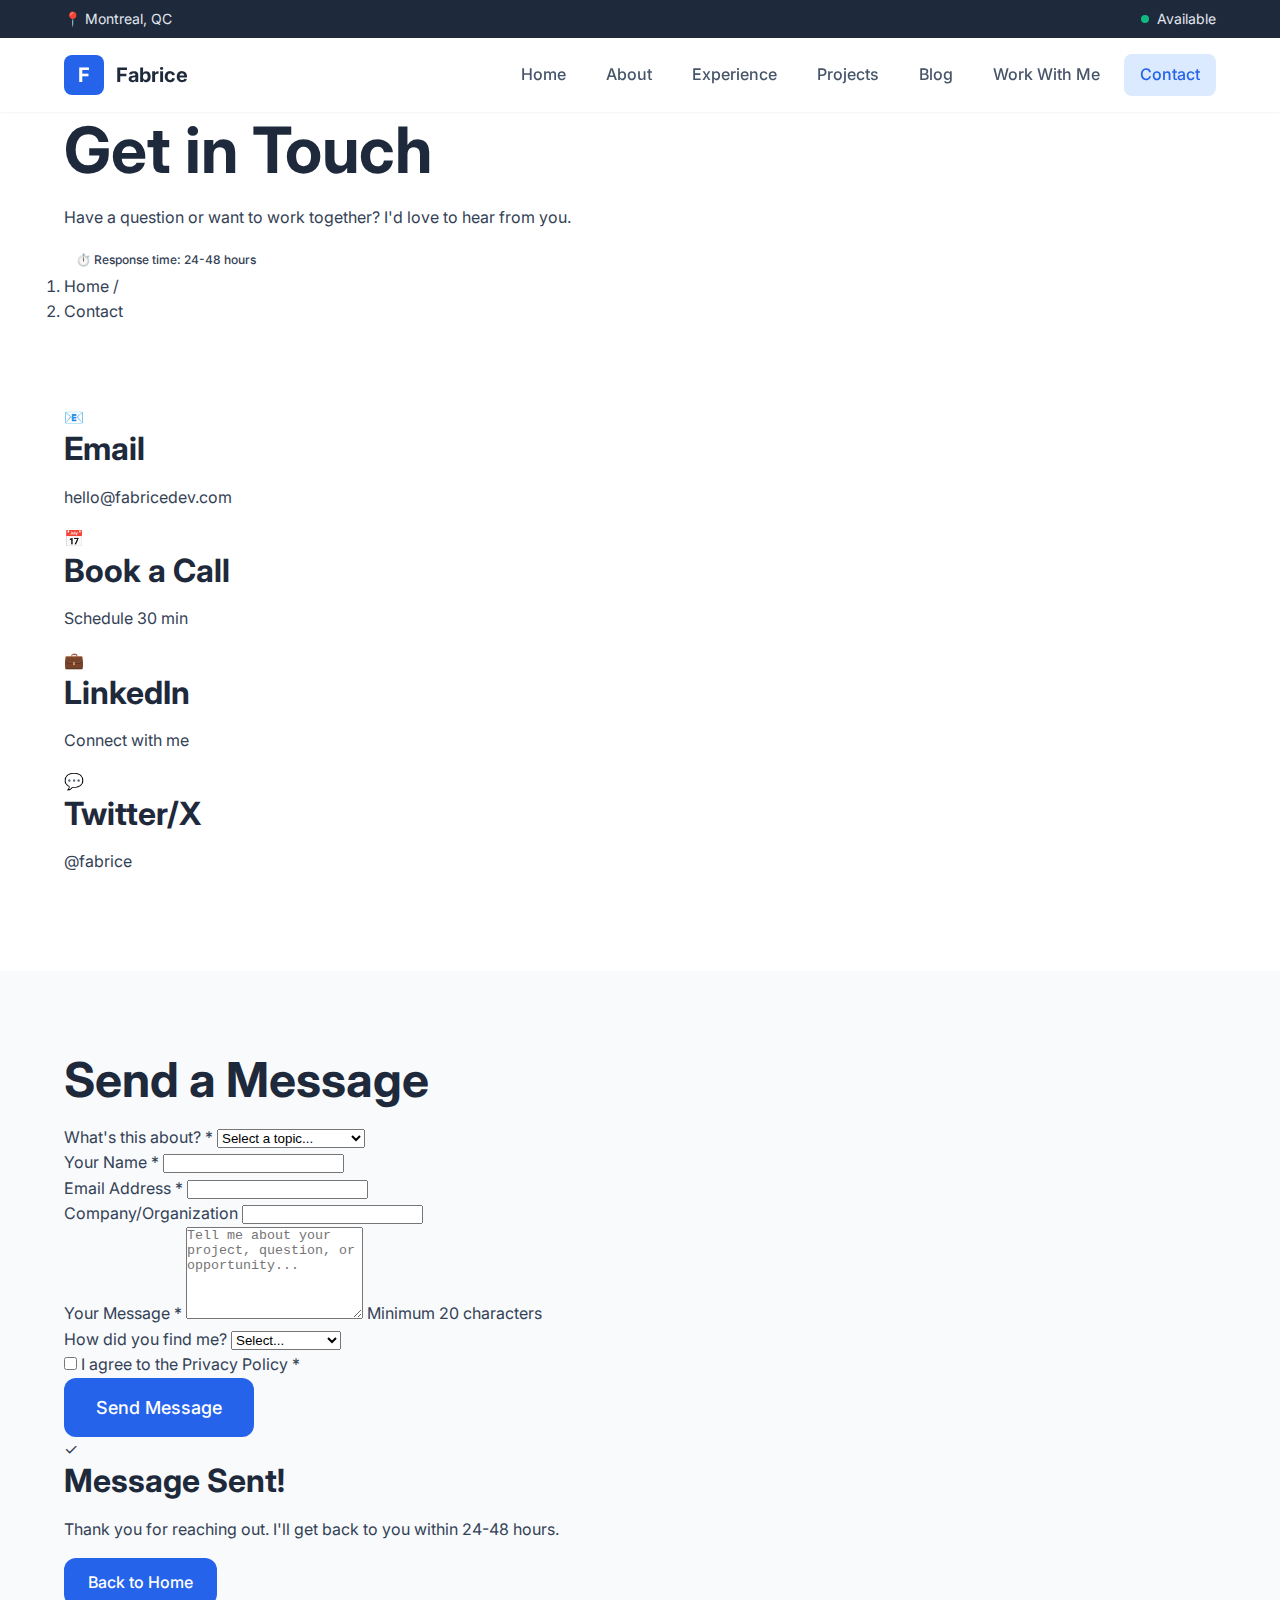
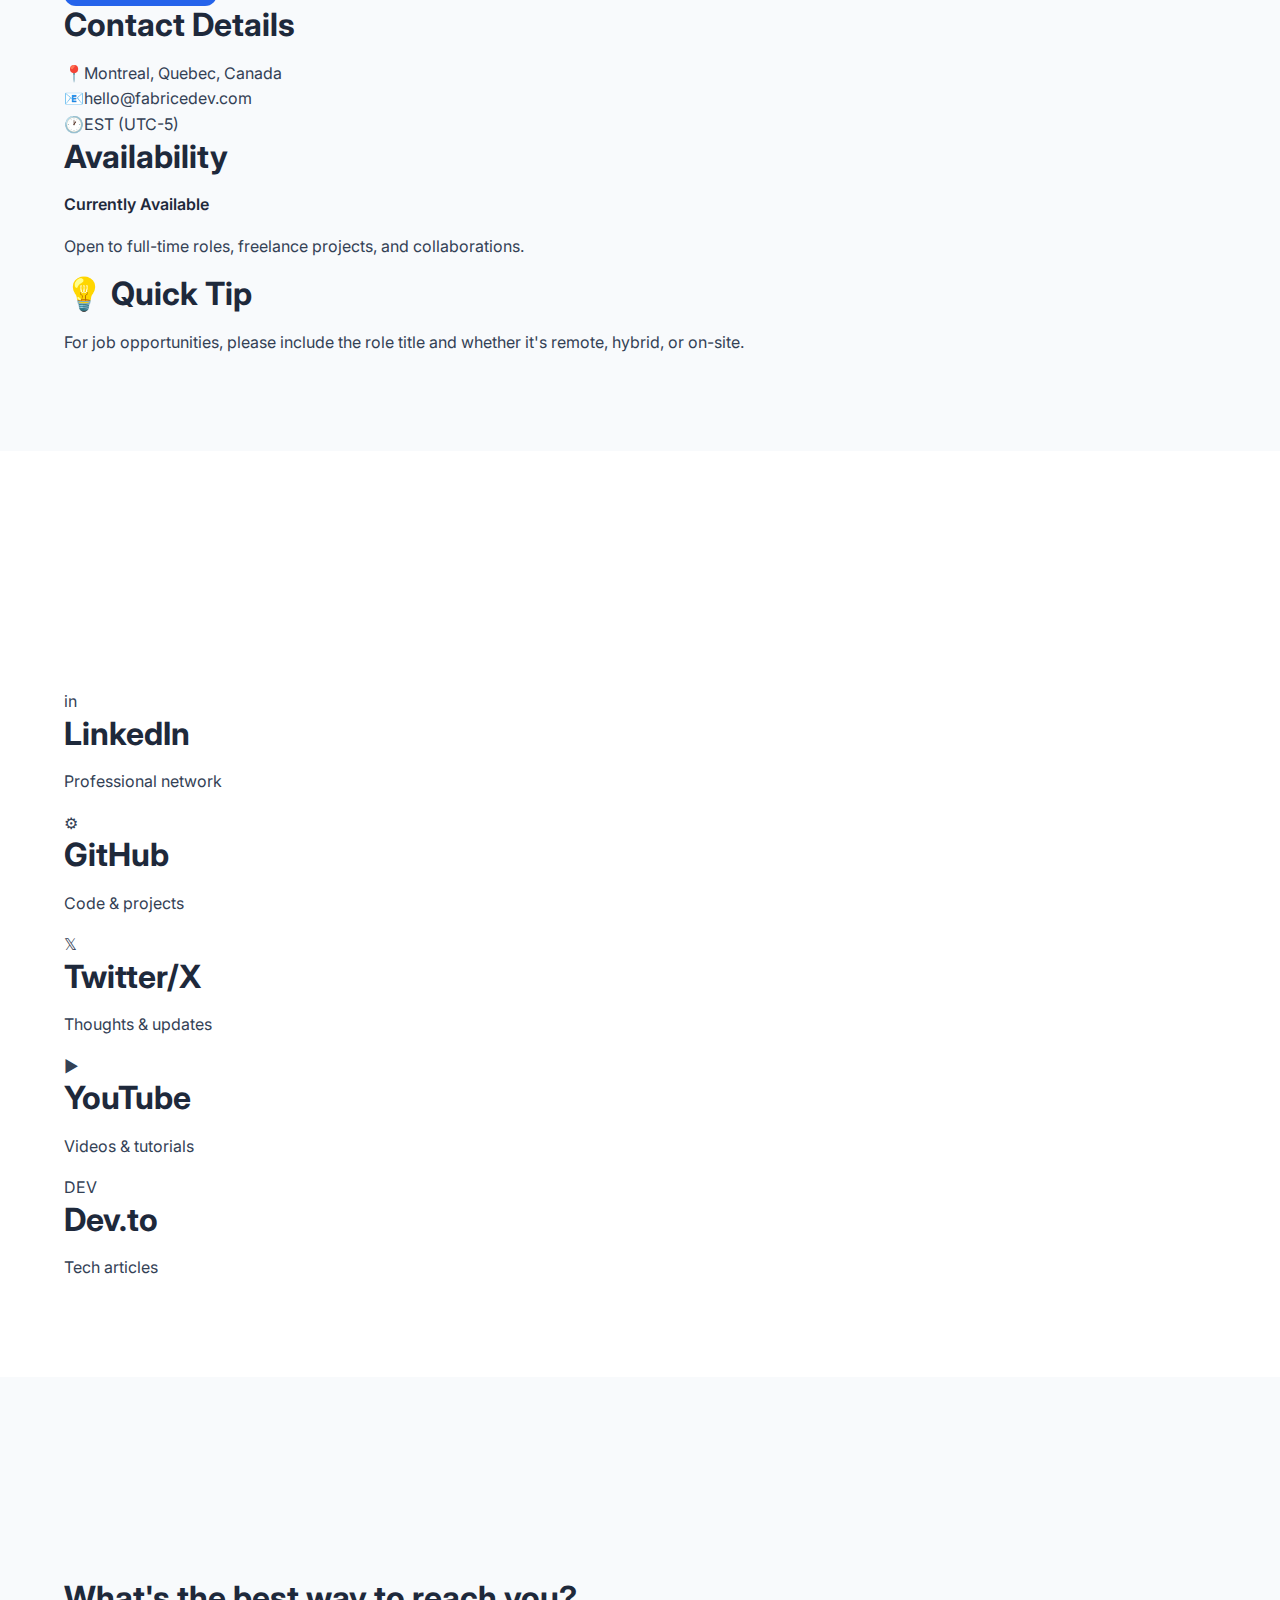
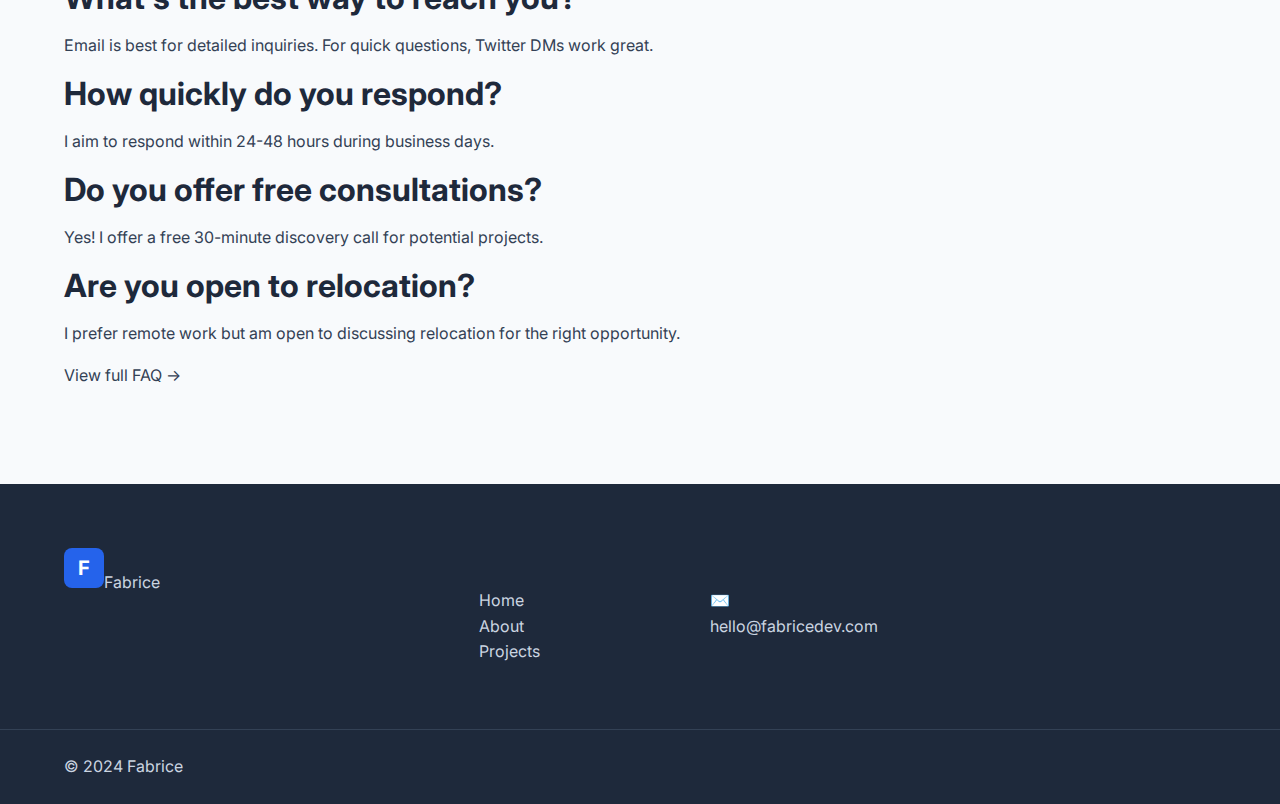
<file: contact.html>
<!DOCTYPE html>
<html lang="en">
<head>
  <meta charset="UTF-8">
  <meta name="viewport" content="width=device-width, initial-scale=1.0">
  <meta name="description" content="Get in touch with Fabrice - Contact form, email, and social links.">
  <title>Contact | Fabrice - Cloud Architect in the Making</title>
  <link rel="icon" type="image/svg+xml" href="assets/images/favicon.svg">
  <link rel="preconnect" href="https://fonts.googleapis.com">
  <link rel="preconnect" href="https://fonts.gstatic.com" crossorigin>
  <link href="https://fonts.googleapis.com/css2?family=Inter:wght@400;500;600;700&display=swap" rel="stylesheet">
  <link rel="stylesheet" href="styles.css">
</head>
<body data-page="contact">
  <a href="#main-content" class="skip-link">Skip to main content</a>

  <!-- HEADER -->
  <header class="header" role="banner">
    <div class="header__top-bar"><div class="container"><div class="header__top-bar-content"><div class="header__top-bar-left"><span>📍 Montreal, QC</span></div><div class="header__top-bar-right"><span class="header__availability"><span class="header__availability-dot"></span>Available</span></div></div></div></div>
    <div class="header__main"><div class="container"><div class="header__main-content"><a href="index.html" class="header__logo"><div class="header__logo-icon"><svg width="40" height="40" viewBox="0 0 40 40"><rect width="40" height="40" rx="8" fill="#2563EB"/><text x="50%" y="55%" dominant-baseline="middle" text-anchor="middle" fill="white" font-family="Inter" font-weight="700" font-size="20">F</text></svg></div><span class="header__logo-name">Fabrice</span></a><nav class="header__nav"><a href="index.html" class="header__nav-link">Home</a><a href="about.html" class="header__nav-link">About</a><a href="experience.html" class="header__nav-link">Experience</a><a href="projects.html" class="header__nav-link">Projects</a><a href="blog.html" class="header__nav-link">Blog</a><a href="services.html" class="header__nav-link">Work With Me</a><a href="contact.html" class="header__nav-link header__nav-link--active" aria-current="page">Contact</a></nav><button class="header__menu-toggle" data-mobile-menu-toggle aria-label="Menu">☰</button></div></div></div>
  </header>

  <!-- MAIN -->
  <main id="main-content">
    <section class="page-hero">
      <div class="container">
        <h1 class="page-hero__title">Get in Touch</h1>
        <p class="page-hero__subtitle">Have a question or want to work together? I'd love to hear from you.</p>
        <span class="badge badge--info badge--lg">⏱️ Response time: 24-48 hours</span>
      </div>
    </section>
    <nav class="breadcrumb"><div class="container"><ol class="breadcrumb__list"><li><a href="index.html">Home</a> /</li><li><span class="breadcrumb__current">Contact</span></li></ol></div></nav>

    <!-- Quick Contact Options -->
    <section class="section section--white" aria-labelledby="quick-contact-heading">
      <div class="container">
        <h2 class="sr-only" id="quick-contact-heading">Quick Contact Options</h2>
        <div class="quick-contact-grid">
          <a href="mailto:hello@fabricedev.com" class="quick-contact-card">
            <span class="quick-contact-card__icon">📧</span>
            <h3 class="quick-contact-card__title">Email</h3>
            <p class="quick-contact-card__value">hello@fabricedev.com</p>
          </a>
          <a href="https://calendly.com/fabrice" class="quick-contact-card" target="_blank" rel="noopener">
            <span class="quick-contact-card__icon">📅</span>
            <h3 class="quick-contact-card__title">Book a Call</h3>
            <p class="quick-contact-card__value">Schedule 30 min</p>
          </a>
          <a href="https://linkedin.com/in/fabrice" class="quick-contact-card" target="_blank" rel="noopener">
            <span class="quick-contact-card__icon">💼</span>
            <h3 class="quick-contact-card__title">LinkedIn</h3>
            <p class="quick-contact-card__value">Connect with me</p>
          </a>
          <a href="https://twitter.com/fabrice" class="quick-contact-card" target="_blank" rel="noopener">
            <span class="quick-contact-card__icon">💬</span>
            <h3 class="quick-contact-card__title">Twitter/X</h3>
            <p class="quick-contact-card__value">@fabrice</p>
          </a>
        </div>
      </div>
    </section>

    <!-- Contact Form Section -->
    <section class="section section--light" aria-labelledby="form-heading">
      <div class="container">
        <div class="contact-layout">
          <!-- Form -->
          <div class="contact-form-wrapper">
            <h2 class="contact-form__title" id="form-heading">Send a Message</h2>
            <form class="form" data-contact-form data-validate>
              <div class="form__group">
                <label for="topic" class="form__label">What's this about? *</label>
                <select id="topic" name="topic" class="form__select" data-validate-field="required" required>
                  <option value="">Select a topic...</option>
                  <option value="job">💼 Job Opportunity</option>
                  <option value="freelance">🤝 Freelance Project</option>
                  <option value="collaboration">🌐 Collaboration</option>
                  <option value="question">❓ General Question</option>
                  <option value="feedback">💬 Feedback</option>
                  <option value="other">📝 Other</option>
                </select>
                <span class="form__error" data-validate-error></span>
              </div>
              
              <div class="form__row form__row--2">
                <div class="form__group">
                  <label for="name" class="form__label form__label--required">Your Name *</label>
                  <input type="text" id="name" name="name" class="form__input" data-validate-field="required" required>
                  <span class="form__error" data-validate-error></span>
                </div>
                <div class="form__group">
                  <label for="email" class="form__label form__label--required">Email Address *</label>
                  <input type="email" id="email" name="email" class="form__input" data-validate-field="required|email" required>
                  <span class="form__error" data-validate-error></span>
                </div>
              </div>
              
              <div class="form__group">
                <label for="company" class="form__label">Company/Organization</label>
                <input type="text" id="company" name="company" class="form__input">
              </div>
              
              <div class="form__group">
                <label for="message" class="form__label form__label--required">Your Message *</label>
                <textarea id="message" name="message" class="form__textarea" rows="6" data-validate-field="required|minLength:20" required placeholder="Tell me about your project, question, or opportunity..."></textarea>
                <span class="form__error" data-validate-error></span>
                <span class="form__help">Minimum 20 characters</span>
              </div>
              
              <div class="form__group">
                <label for="found" class="form__label">How did you find me?</label>
                <select id="found" name="found" class="form__select">
                  <option value="">Select...</option>
                  <option value="search">Search Engine</option>
                  <option value="linkedin">LinkedIn</option>
                  <option value="twitter">Twitter/X</option>
                  <option value="github">GitHub</option>
                  <option value="referral">Referral</option>
                  <option value="blog">Blog Post</option>
                  <option value="other">Other</option>
                </select>
              </div>
              
              <div class="form__group">
                <label class="form__checkbox">
                  <input type="checkbox" name="privacy" class="form__checkbox-input" data-validate-field="required" required>
                  <span class="form__checkbox-label">I agree to the <a href="privacy.html">Privacy Policy</a> *</span>
                </label>
                <span class="form__error" data-validate-error></span>
              </div>
              
              <div class="form__actions">
                <button type="submit" class="btn btn--primary btn--lg">Send Message</button>
              </div>
            </form>
            
            <!-- Success State -->
            <div class="form__success is-hidden" data-form-success>
              <span class="form__success-icon">✓</span>
              <h3 class="form__success-title">Message Sent!</h3>
              <p class="form__success-text">Thank you for reaching out. I'll get back to you within 24-48 hours.</p>
              <a href="index.html" class="btn btn--primary">Back to Home</a>
            </div>
          </div>
          
          <!-- Sidebar -->
          <aside class="contact-sidebar">
            <div class="contact-sidebar__card">
              <h3>Contact Details</h3>
              <div class="contact-sidebar__item"><span>📍</span><span>Montreal, Quebec, Canada</span></div>
              <div class="contact-sidebar__item"><span>📧</span><a href="mailto:hello@fabricedev.com">hello@fabricedev.com</a></div>
              <div class="contact-sidebar__item"><span>🕐</span><span>EST (UTC-5)</span></div>
            </div>
            
            <div class="contact-sidebar__card contact-sidebar__card--success">
              <h3>Availability</h3>
              <p><span class="header__availability-dot"></span> <strong>Currently Available</strong></p>
              <p>Open to full-time roles, freelance projects, and collaborations.</p>
            </div>
            
            <div class="contact-sidebar__card contact-sidebar__card--info">
              <h3>💡 Quick Tip</h3>
              <p>For job opportunities, please include the role title and whether it's remote, hybrid, or on-site.</p>
            </div>
          </aside>
        </div>
      </div>
    </section>

    <!-- Social Links -->
    <section class="section section--white" aria-labelledby="social-heading">
      <div class="container">
        <header class="section__header">
          <span class="section__eyebrow">🌐 Find Me Online</span>
          <h2 class="section__title" id="social-heading">Social Links</h2>
        </header>
        
        <div class="social-grid">
          <a href="https://linkedin.com/in/fabrice" class="social-card social-card--linkedin" target="_blank" rel="noopener">
            <span class="social-card__icon">in</span>
            <h3>LinkedIn</h3>
            <p>Professional network</p>
          </a>
          <a href="https://github.com/fabrice" class="social-card social-card--github" target="_blank" rel="noopener">
            <span class="social-card__icon">⚙</span>
            <h3>GitHub</h3>
            <p>Code & projects</p>
          </a>
          <a href="https://twitter.com/fabrice" class="social-card social-card--twitter" target="_blank" rel="noopener">
            <span class="social-card__icon">𝕏</span>
            <h3>Twitter/X</h3>
            <p>Thoughts & updates</p>
          </a>
          <a href="https://youtube.com/@fabrice" class="social-card social-card--youtube" target="_blank" rel="noopener">
            <span class="social-card__icon">▶</span>
            <h3>YouTube</h3>
            <p>Videos & tutorials</p>
          </a>
          <a href="https://dev.to/fabrice" class="social-card social-card--devto" target="_blank" rel="noopener">
            <span class="social-card__icon">DEV</span>
            <h3>Dev.to</h3>
            <p>Tech articles</p>
          </a>
        </div>
      </div>
    </section>

    <!-- Quick FAQ -->
    <section class="section section--light" aria-labelledby="faq-heading">
      <div class="container container--narrow">
        <header class="section__header">
          <h2 class="section__title" id="faq-heading">Quick FAQ</h2>
        </header>
        
        <div class="quick-faq">
          <div class="quick-faq__item">
            <h3>What's the best way to reach you?</h3>
            <p>Email is best for detailed inquiries. For quick questions, Twitter DMs work great.</p>
          </div>
          <div class="quick-faq__item">
            <h3>How quickly do you respond?</h3>
            <p>I aim to respond within 24-48 hours during business days.</p>
          </div>
          <div class="quick-faq__item">
            <h3>Do you offer free consultations?</h3>
            <p>Yes! I offer a free 30-minute discovery call for potential projects.</p>
          </div>
          <div class="quick-faq__item">
            <h3>Are you open to relocation?</h3>
            <p>I prefer remote work but am open to discussing relocation for the right opportunity.</p>
          </div>
        </div>
        
        <p class="quick-faq__more"><a href="services.html#faq">View full FAQ →</a></p>
      </div>
    </section>
  </main>

  <!-- FOOTER -->
  <footer class="footer" role="contentinfo">
    <div class="footer__main"><div class="container"><div class="footer__main-content"><div class="footer__column"><a href="index.html"><svg width="40" height="40" viewBox="0 0 40 40"><rect width="40" height="40" rx="8" fill="#2563EB"/><text x="50%" y="55%" dominant-baseline="middle" text-anchor="middle" fill="white" font-family="Inter" font-weight="700" font-size="20">F</text></svg><span>Fabrice</span></a></div><div class="footer__column"><h4>Navigation</h4><ul class="footer__links"><li><a href="index.html">Home</a></li><li><a href="about.html">About</a></li><li><a href="projects.html">Projects</a></li></ul></div><div class="footer__column"><h4>Contact</h4><p>✉️ hello@fabricedev.com</p></div></div></div></div>
    <div class="footer__bottom"><div class="container"><span>© 2024 Fabrice</span></div></div>
  </footer>
  <script src="js/main.js" defer></script>
</body>
</html>
</file>
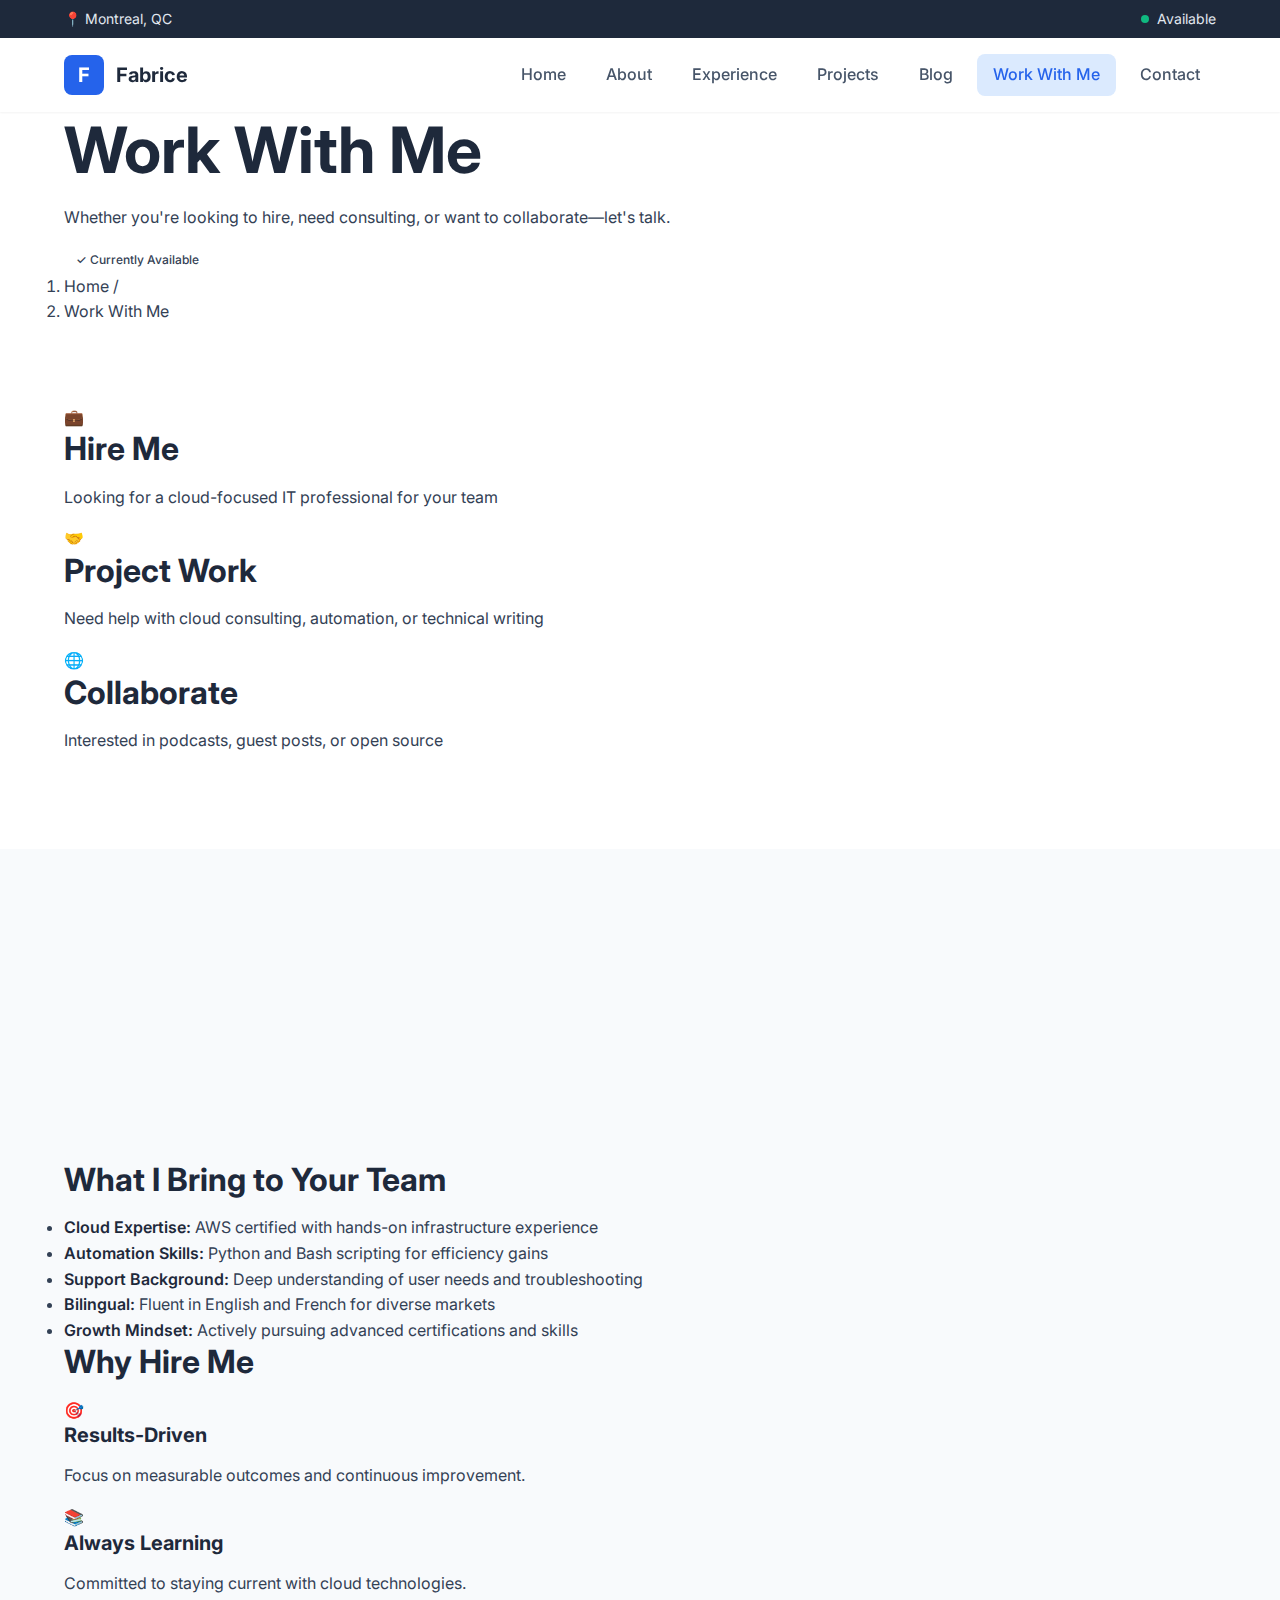
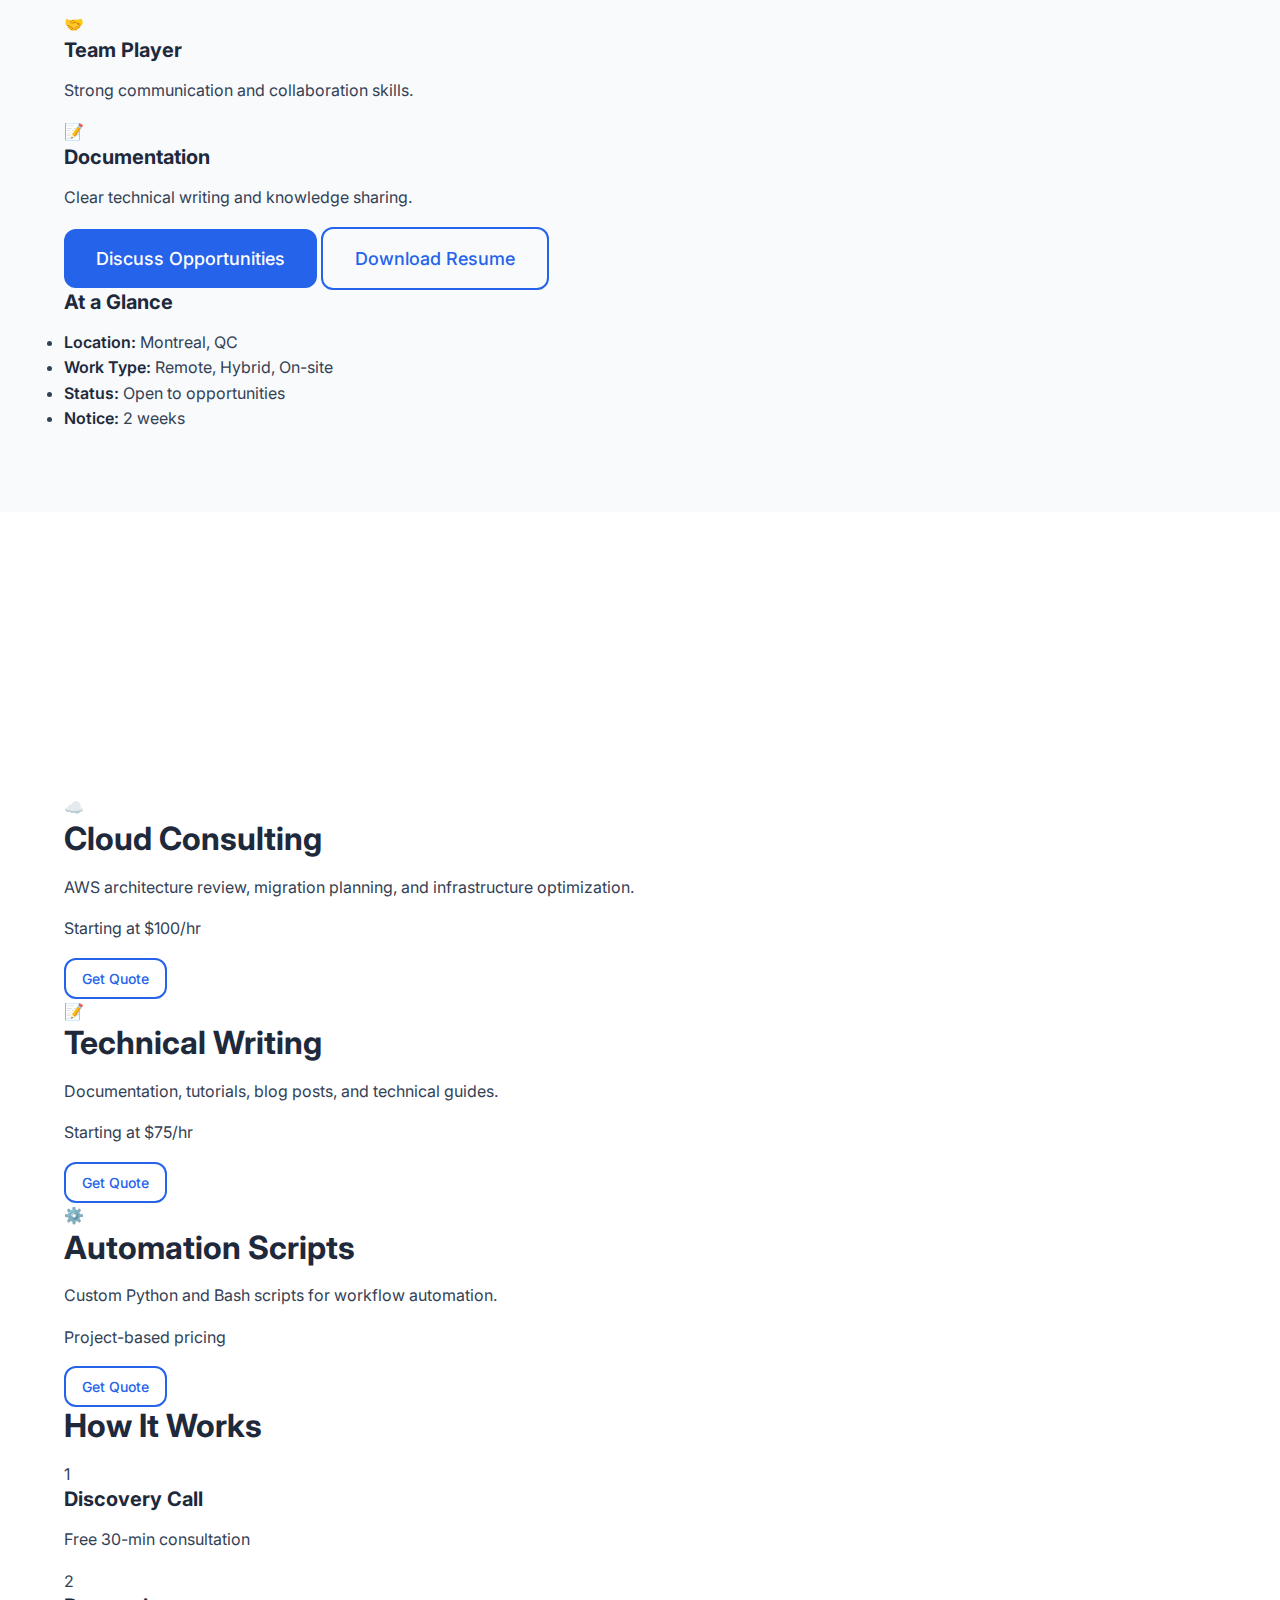
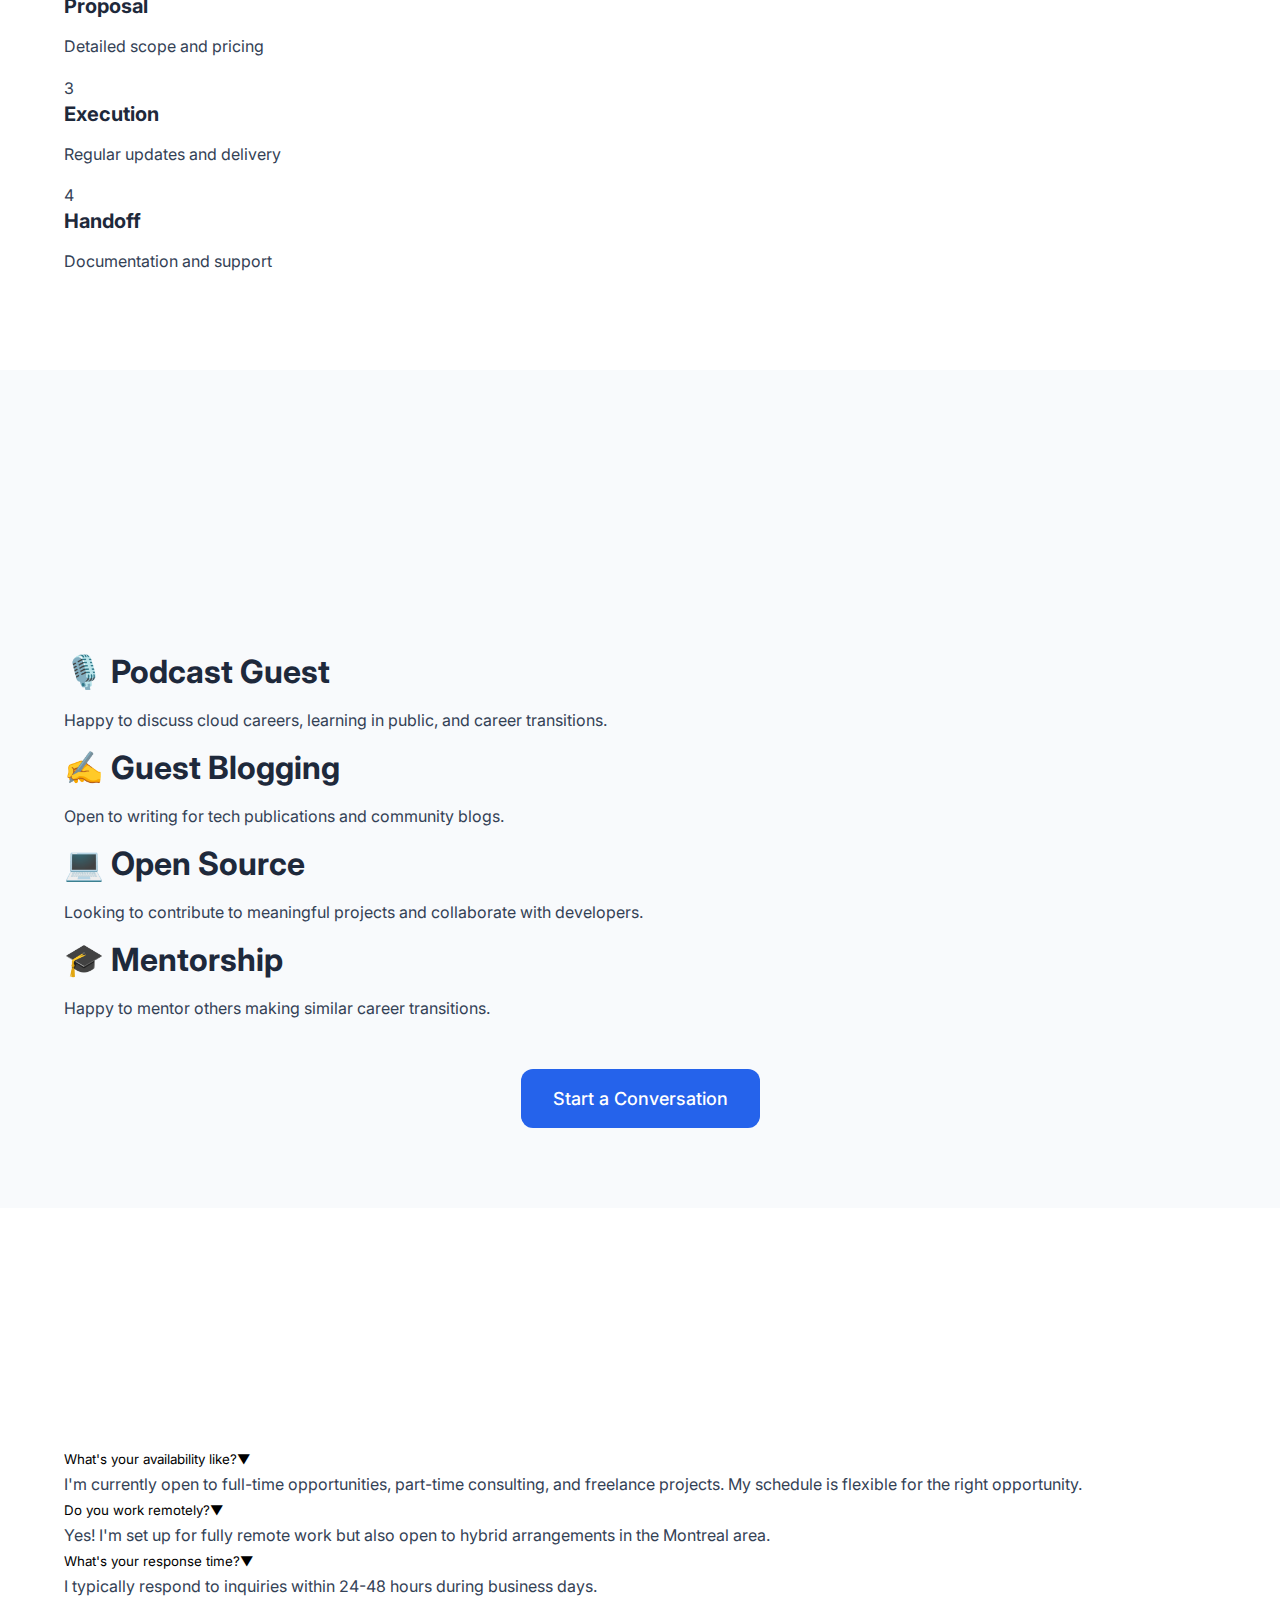
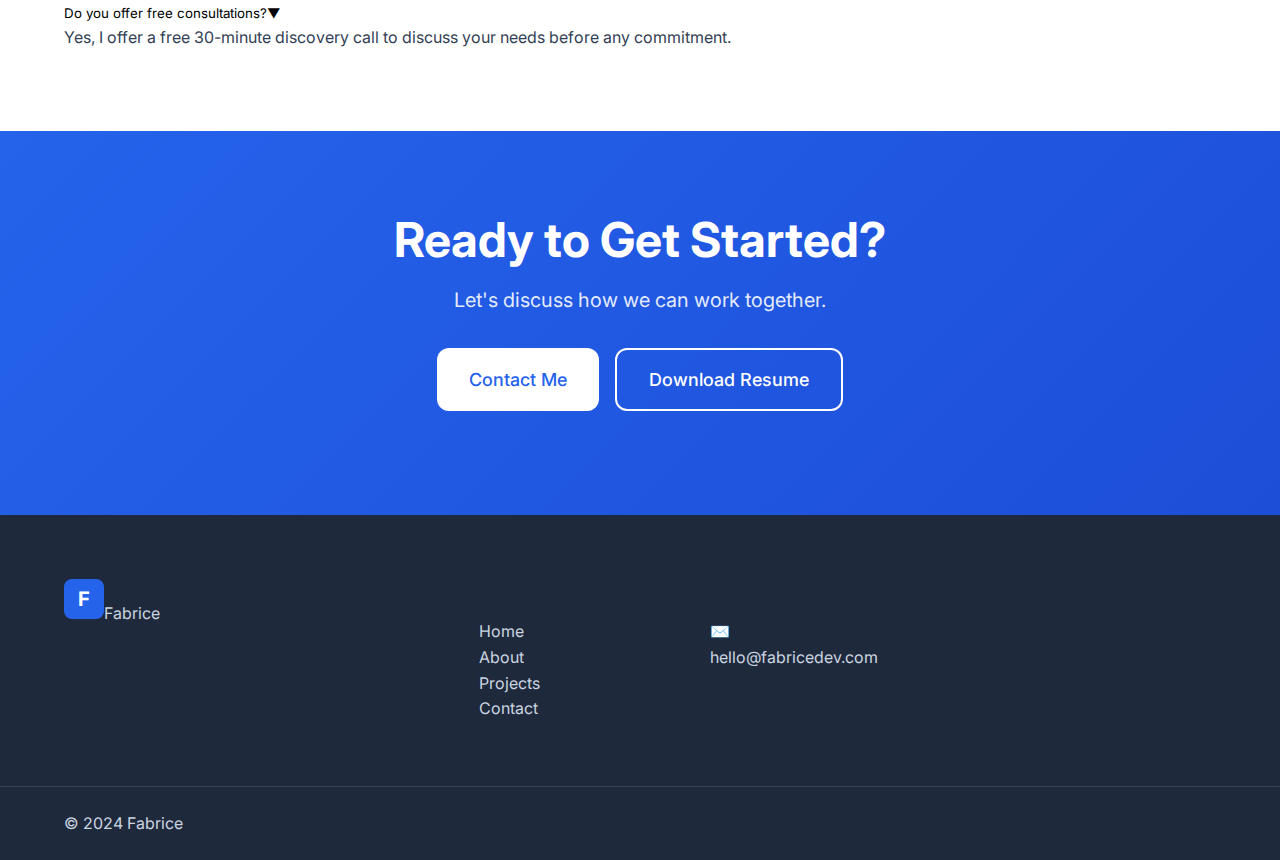
<file: services.html>
<!DOCTYPE html>
<html lang="en">
  <head>
    <meta charset="UTF-8" />
    <meta name="viewport" content="width=device-width, initial-scale=1.0" />
    <meta
      name="description"
      content="Work with Fabrice - Services for employers, clients, and collaborators."
    />
    <title>Work With Me | Fabrice - Cloud Architect in the Making</title>
    <link rel="icon" type="image/svg+xml" href="assets/images/favicon.svg" />
    <link rel="preconnect" href="https://fonts.googleapis.com" />
    <link rel="preconnect" href="https://fonts.gstatic.com" crossorigin />
    <link
      href="https://fonts.googleapis.com/css2?family=Inter:wght@400;500;600;700&display=swap"
      rel="stylesheet"
    />
    <link rel="stylesheet" href="styles.css" />
  </head>
  <body data-page="services">
    <a href="#main-content" class="skip-link">Skip to main content</a>

    <!-- HEADER -->
    <header class="header" role="banner">
      <div class="header__top-bar">
        <div class="container">
          <div class="header__top-bar-content">
            <div class="header__top-bar-left"><span>📍 Montreal, QC</span></div>
            <div class="header__top-bar-right">
              <span class="header__availability"
                ><span class="header__availability-dot"></span>Available</span
              >
            </div>
          </div>
        </div>
      </div>
      <div class="header__main">
        <div class="container">
          <div class="header__main-content">
            <a href="index.html" class="header__logo"
              ><div class="header__logo-icon">
                <svg width="40" height="40" viewBox="0 0 40 40">
                  <rect width="40" height="40" rx="8" fill="#2563EB" />
                  <text
                    x="50%"
                    y="55%"
                    dominant-baseline="middle"
                    text-anchor="middle"
                    fill="white"
                    font-family="Inter"
                    font-weight="700"
                    font-size="20"
                  >
                    F
                  </text>
                </svg>
              </div>
              <span class="header__logo-name">Fabrice</span></a
            >
            <nav class="header__nav">
              <a href="index.html" class="header__nav-link">Home</a
              ><a href="about.html" class="header__nav-link">About</a
              ><a href="experience.html" class="header__nav-link">Experience</a
              ><a href="projects.html" class="header__nav-link">Projects</a
              ><a href="blog.html" class="header__nav-link">Blog</a
              ><a
                href="services.html"
                class="header__nav-link header__nav-link--active"
                aria-current="page"
                >Work With Me</a
              ><a href="contact.html" class="header__nav-link">Contact</a>
            </nav>
            <button
              class="header__menu-toggle"
              data-mobile-menu-toggle
              aria-label="Menu"
            >
              ☰
            </button>
          </div>
        </div>
      </div>
    </header>

    <!-- MAIN -->
    <main id="main-content">
      <section class="page-hero">
        <div class="container">
          <h1 class="page-hero__title">Work With Me</h1>
          <p class="page-hero__subtitle">
            Whether you're looking to hire, need consulting, or want to
            collaborate—let's talk.
          </p>
          <span class="badge badge--success badge--status badge--lg"
            >✓ Currently Available</span
          >
        </div>
      </section>
      <nav class="breadcrumb">
        <div class="container">
          <ol class="breadcrumb__list">
            <li><a href="index.html">Home</a> /</li>
            <li><span class="breadcrumb__current">Work With Me</span></li>
          </ol>
        </div>
      </nav>

      <!-- Audience Selector -->
      <section
        class="section section--white"
        aria-labelledby="audience-heading"
      >
        <div class="container">
          <h2 class="sr-only" id="audience-heading">Choose Your Path</h2>
          <div class="audience-selector">
            <a href="#employers" class="audience-card audience-card--blue">
              <span class="audience-card__icon">💼</span>
              <h3 class="audience-card__title">Hire Me</h3>
              <p class="audience-card__text">
                Looking for a cloud-focused IT professional for your team
              </p>
            </a>
            <a href="#clients" class="audience-card audience-card--green">
              <span class="audience-card__icon">🤝</span>
              <h3 class="audience-card__title">Project Work</h3>
              <p class="audience-card__text">
                Need help with cloud consulting, automation, or technical
                writing
              </p>
            </a>
            <a
              href="#collaborators"
              class="audience-card audience-card--purple"
            >
              <span class="audience-card__icon">🌐</span>
              <h3 class="audience-card__title">Collaborate</h3>
              <p class="audience-card__text">
                Interested in podcasts, guest posts, or open source
              </p>
            </a>
          </div>
        </div>
      </section>

      <!-- For Employers -->
      <section
        id="employers"
        class="section section--light"
        aria-labelledby="employers-heading"
      >
        <div class="container">
          <header class="section__header section__header--left">
            <span class="section__eyebrow">💼 For Employers</span>
            <h2 class="section__title" id="employers-heading">
              Looking to Hire?
            </h2>
            <p class="section__subtitle">
              I bring technical expertise, customer-focused mindset, and
              bilingual capabilities to your team.
            </p>
          </header>

          <div class="employer-content">
            <div class="employer-main">
              <h3>What I Bring to Your Team</h3>
              <ul class="employer-list">
                <li>
                  <strong>Cloud Expertise:</strong> AWS certified with hands-on
                  infrastructure experience
                </li>
                <li>
                  <strong>Automation Skills:</strong> Python and Bash scripting
                  for efficiency gains
                </li>
                <li>
                  <strong>Support Background:</strong> Deep understanding of
                  user needs and troubleshooting
                </li>
                <li>
                  <strong>Bilingual:</strong> Fluent in English and French for
                  diverse markets
                </li>
                <li>
                  <strong>Growth Mindset:</strong> Actively pursuing advanced
                  certifications and skills
                </li>
              </ul>

              <h3>Why Hire Me</h3>
              <div class="why-hire-grid">
                <div class="why-hire-card">
                  <span>🎯</span>
                  <h4>Results-Driven</h4>
                  <p>
                    Focus on measurable outcomes and continuous improvement.
                  </p>
                </div>
                <div class="why-hire-card">
                  <span>📚</span>
                  <h4>Always Learning</h4>
                  <p>Committed to staying current with cloud technologies.</p>
                </div>
                <div class="why-hire-card">
                  <span>🤝</span>
                  <h4>Team Player</h4>
                  <p>Strong communication and collaboration skills.</p>
                </div>
                <div class="why-hire-card">
                  <span>📝</span>
                  <h4>Documentation</h4>
                  <p>Clear technical writing and knowledge sharing.</p>
                </div>
              </div>

              <div class="employer-cta">
                <a
                  href="contact.html?topic=job"
                  class="btn btn--primary btn--lg"
                  >Discuss Opportunities</a
                >
                <a
                  href="assets/docs/Fabrice-Resume.pdf"
                  class="btn btn--outline btn--lg"
                  download
                  >Download Resume</a
                >
              </div>
            </div>

            <aside class="employer-sidebar">
              <div class="employer-sidebar-card">
                <h4>At a Glance</h4>
                <ul>
                  <li><strong>Location:</strong> Montreal, QC</li>
                  <li><strong>Work Type:</strong> Remote, Hybrid, On-site</li>
                  <li><strong>Status:</strong> Open to opportunities</li>
                  <li><strong>Notice:</strong> 2 weeks</li>
                </ul>
              </div>
            </aside>
          </div>
        </div>
      </section>

      <!-- For Clients -->
      <section
        id="clients"
        class="section section--white"
        aria-labelledby="clients-heading"
      >
        <div class="container">
          <header class="section__header section__header--left">
            <span class="section__eyebrow">🤝 For Clients</span>
            <h2 class="section__title" id="clients-heading">
              Freelance Services
            </h2>
            <p class="section__subtitle">
              Professional services for businesses and individuals.
            </p>
          </header>

          <div class="services-grid">
            <article class="service-card">
              <span class="service-card__icon">☁️</span>
              <h3 class="service-card__title">Cloud Consulting</h3>
              <p class="service-card__description">
                AWS architecture review, migration planning, and infrastructure
                optimization.
              </p>
              <p class="service-card__price">Starting at $100/hr</p>
              <a
                href="contact.html?topic=freelance"
                class="btn btn--outline btn--sm"
                >Get Quote</a
              >
            </article>

            <article class="service-card">
              <span class="service-card__icon">📝</span>
              <h3 class="service-card__title">Technical Writing</h3>
              <p class="service-card__description">
                Documentation, tutorials, blog posts, and technical guides.
              </p>
              <p class="service-card__price">Starting at $75/hr</p>
              <a
                href="contact.html?topic=freelance"
                class="btn btn--outline btn--sm"
                >Get Quote</a
              >
            </article>

            <article class="service-card">
              <span class="service-card__icon">⚙️</span>
              <h3 class="service-card__title">Automation Scripts</h3>
              <p class="service-card__description">
                Custom Python and Bash scripts for workflow automation.
              </p>
              <p class="service-card__price">Project-based pricing</p>
              <a
                href="contact.html?topic=freelance"
                class="btn btn--outline btn--sm"
                >Get Quote</a
              >
            </article>
          </div>

          <div class="process-section">
            <h3>How It Works</h3>
            <div class="process-steps">
              <div class="process-step">
                <span class="process-step__number">1</span>
                <h4>Discovery Call</h4>
                <p>Free 30-min consultation</p>
              </div>
              <div class="process-step">
                <span class="process-step__number">2</span>
                <h4>Proposal</h4>
                <p>Detailed scope and pricing</p>
              </div>
              <div class="process-step">
                <span class="process-step__number">3</span>
                <h4>Execution</h4>
                <p>Regular updates and delivery</p>
              </div>
              <div class="process-step">
                <span class="process-step__number">4</span>
                <h4>Handoff</h4>
                <p>Documentation and support</p>
              </div>
            </div>
          </div>
        </div>
      </section>

      <!-- For Collaborators -->
      <section
        id="collaborators"
        class="section section--light"
        aria-labelledby="collab-heading"
      >
        <div class="container">
          <header class="section__header section__header--left">
            <span class="section__eyebrow">🌐 For Collaborators</span>
            <h2 class="section__title" id="collab-heading">
              Let's Create Together
            </h2>
            <p class="section__subtitle">
              Open to podcasts, guest posts, open source, and mentorship.
            </p>
          </header>

          <div class="collab-grid">
            <article class="collab-card collab-card--podcast">
              <h3>🎙️ Podcast Guest</h3>
              <p>
                Happy to discuss cloud careers, learning in public, and career
                transitions.
              </p>
            </article>
            <article class="collab-card collab-card--writing">
              <h3>✍️ Guest Blogging</h3>
              <p>Open to writing for tech publications and community blogs.</p>
            </article>
            <article class="collab-card collab-card--opensource">
              <h3>💻 Open Source</h3>
              <p>
                Looking to contribute to meaningful projects and collaborate
                with developers.
              </p>
            </article>
            <article class="collab-card collab-card--mentorship">
              <h3>🎓 Mentorship</h3>
              <p>Happy to mentor others making similar career transitions.</p>
            </article>
          </div>

          <div class="section__cta">
            <a
              href="contact.html?topic=collaboration"
              class="btn btn--primary btn--lg"
              >Start a Conversation</a
            >
          </div>
        </div>
      </section>

      <!-- FAQ Section -->
      <section class="section section--white" aria-labelledby="faq-heading">
        <div class="container container--narrow">
          <header class="section__header">
            <span class="section__eyebrow">❓ Questions</span>
            <h2 class="section__title" id="faq-heading">Frequently Asked</h2>
          </header>

          <div class="accordion" data-accordion>
            <div class="accordion__item" data-accordion-item>
              <button
                class="accordion__trigger"
                data-accordion-trigger
                aria-expanded="false"
              >
                What's your availability like?<span class="accordion__icon"
                  >▼</span
                >
              </button>
              <div class="accordion__content" data-accordion-content>
                <div class="accordion__body">
                  I'm currently open to full-time opportunities, part-time
                  consulting, and freelance projects. My schedule is flexible
                  for the right opportunity.
                </div>
              </div>
            </div>
            <div class="accordion__item" data-accordion-item>
              <button
                class="accordion__trigger"
                data-accordion-trigger
                aria-expanded="false"
              >
                Do you work remotely?<span class="accordion__icon">▼</span>
              </button>
              <div class="accordion__content" data-accordion-content>
                <div class="accordion__body">
                  Yes! I'm set up for fully remote work but also open to hybrid
                  arrangements in the Montreal area.
                </div>
              </div>
            </div>
            <div class="accordion__item" data-accordion-item>
              <button
                class="accordion__trigger"
                data-accordion-trigger
                aria-expanded="false"
              >
                What's your response time?<span class="accordion__icon">▼</span>
              </button>
              <div class="accordion__content" data-accordion-content>
                <div class="accordion__body">
                  I typically respond to inquiries within 24-48 hours during
                  business days.
                </div>
              </div>
            </div>
            <div class="accordion__item" data-accordion-item>
              <button
                class="accordion__trigger"
                data-accordion-trigger
                aria-expanded="false"
              >
                Do you offer free consultations?<span class="accordion__icon"
                  >▼</span
                >
              </button>
              <div class="accordion__content" data-accordion-content>
                <div class="accordion__body">
                  Yes, I offer a free 30-minute discovery call to discuss your
                  needs before any commitment.
                </div>
              </div>
            </div>
          </div>
        </div>
      </section>

      <!-- CTA Section -->
      <section class="cta-section">
        <div class="container">
          <h2 class="cta-section__title">Ready to Get Started?</h2>
          <p class="cta-section__text">
            Let's discuss how we can work together.
          </p>
          <div class="cta-section__buttons">
            <a href="contact.html" class="btn btn--white btn--lg">Contact Me</a>
            <a
              href="assets/docs/Fabrice-Resume.pdf"
              class="btn btn--outline-light btn--lg"
              download
              >Download Resume</a
            >
          </div>
        </div>
      </section>
    </main>

    <!-- FOOTER -->
    <footer class="footer" role="contentinfo">
      <div class="footer__main">
        <div class="container">
          <div class="footer__main-content">
            <div class="footer__column">
              <a href="index.html"
                ><svg width="40" height="40" viewBox="0 0 40 40">
                  <rect width="40" height="40" rx="8" fill="#2563EB" />
                  <text
                    x="50%"
                    y="55%"
                    dominant-baseline="middle"
                    text-anchor="middle"
                    fill="white"
                    font-family="Inter"
                    font-weight="700"
                    font-size="20"
                  >
                    F
                  </text></svg
                ><span>Fabrice</span></a
              >
            </div>
            <div class="footer__column">
              <h4>Navigation</h4>
              <ul class="footer__links">
                <li><a href="index.html">Home</a></li>
                <li><a href="about.html">About</a></li>
                <li><a href="projects.html">Projects</a></li>
                <li><a href="contact.html">Contact</a></li>
              </ul>
            </div>
            <div class="footer__column">
              <h4>Contact</h4>
              <p>✉️ hello@fabricedev.com</p>
            </div>
          </div>
        </div>
      </div>
      <div class="footer__bottom">
        <div class="container"><span>© 2024 Fabrice</span></div>
      </div>
    </footer>
    <script src="js/main.js" defer></script>
  </body>
</html>
</file>
<file: styles.css>
/* ==========================================================================
   FABRICE'S PORTFOLIO - COMPLETE STYLESHEET
   Modern, Professional, Responsive Design
   ========================================================================== */

/* ==================== CSS VARIABLES ==================== */
:root {
  /* Colors - Brand */
  --color-primary: #2563EB;
  --color-primary-hover: #1D4ED8;
  --color-primary-light: #DBEAFE;

  /* Colors - Neutrals */
  --color-dark: #0F172A;
  --color-gray-900: #1E293B;
  --color-gray-800: #334155;
  --color-gray-700: #475569;
  --color-gray-600: #64748B;
  --color-gray-500: #94A3B8;
  --color-gray-400: #CBD5E1;
  --color-gray-300: #E2E8F0;
  --color-gray-200: #F1F5F9;
  --color-gray-100: #F8FAFC;
  --color-white: #FFFFFF;

  /* Colors - Semantic */
  --color-success: #10B981;
  --color-warning: #F59E0B;
  --color-error: #EF4444;
  --color-info: #3B82F6;

  /* Typography */
  --font-primary: 'Inter', -apple-system, BlinkMacSystemFont, 'Segoe UI', sans-serif;
  --font-mono: 'JetBrains Mono', 'Fira Code', monospace;

  --font-weight-regular: 400;
  --font-weight-medium: 500;
  --font-weight-semibold: 600;
  --font-weight-bold: 700;

  /* Spacing */
  --space-1: 0.25rem;
  --space-2: 0.5rem;
  --space-3: 0.75rem;
  --space-4: 1rem;
  --space-5: 1.25rem;
  --space-6: 1.5rem;
  --space-8: 2rem;
  --space-10: 2.5rem;
  --space-12: 3rem;
  --space-16: 4rem;
  --space-20: 5rem;
  --space-24: 6rem;

  /* Layout */
  --container-max-width: 1200px;
  --container-padding: 1.5rem;

  /* Borders */
  --border-radius-sm: 0.375rem;
  --border-radius-md: 0.5rem;
  --border-radius-lg: 0.75rem;
  --border-radius-xl: 1rem;
  --border-radius-full: 9999px;

  /* Shadows */
  --shadow-sm: 0 1px 2px 0 rgb(0 0 0 / 0.05);
  --shadow-md: 0 4px 6px -1px rgb(0 0 0 / 0.1);
  --shadow-lg: 0 10px 15px -3px rgb(0 0 0 / 0.1);
  --shadow-xl: 0 20px 25px -5px rgb(0 0 0 / 0.1);

  /* Transitions */
  --transition-fast: 150ms ease;
  --transition-base: 250ms ease;
  --transition-slow: 350ms ease;
}

/* ==================== RESET & BASE ==================== */
*, *::before, *::after {
  box-sizing: border-box;
  margin: 0;
  padding: 0;
}

html {
  scroll-behavior: smooth;
  -webkit-font-smoothing: antialiased;
  -moz-osx-font-smoothing: grayscale;
}

body {
  font-family: var(--font-primary);
  font-size: 1rem;
  line-height: 1.6;
  color: var(--color-gray-800);
  background-color: var(--color-white);
  overflow-x: hidden;
}

img {
  max-width: 100%;
  height: auto;
  display: block;
}

a {
  color: inherit;
  text-decoration: none;
  transition: color var(--transition-base);
}

button {
  font-family: inherit;
  cursor: pointer;
  border: none;
  background: none;
}

/* ==================== TYPOGRAPHY ==================== */
h1, h2, h3, h4, h5, h6 {
  font-weight: var(--font-weight-bold);
  line-height: 1.2;
  color: var(--color-gray-900);
  margin-bottom: var(--space-4);
}

h1 { font-size: clamp(2.5rem, 5vw, 4rem); }
h2 { font-size: clamp(2rem, 4vw, 3rem); }
h3 { font-size: clamp(1.5rem, 3vw, 2rem); }
h4 { font-size: 1.25rem; }
h5 { font-size: 1.125rem; }
h6 { font-size: 1rem; }

p {
  margin-bottom: var(--space-4);
}

strong {
  font-weight: var(--font-weight-semibold);
  color: var(--color-gray-900);
}

/* ==================== ACCESSIBILITY ==================== */
.sr-only {
  position: absolute;
  width: 1px;
  height: 1px;
  padding: 0;
  margin: -1px;
  overflow: hidden;
  clip: rect(0, 0, 0, 0);
  white-space: nowrap;
  border-width: 0;
}

.skip-link {
  position: absolute;
  top: -100px;
  left: 0;
  background: var(--color-primary);
  color: white;
  padding: var(--space-4);
  z-index: 100;
  transition: top var(--transition-base);
}

.skip-link:focus {
  top: 0;
}

/* ==================== LAYOUT - CONTAINER ==================== */
.container {
  max-width: var(--container-max-width);
  margin: 0 auto;
  padding: 0 var(--container-padding);
}

/* ==================== HEADER ==================== */
.header {
  position: sticky;
  top: 0;
  z-index: 50;
  background: var(--color-white);
  box-shadow: var(--shadow-sm);
}

/* Top Bar */
.header__top-bar {
  background: var(--color-gray-900);
  color: var(--color-gray-300);
  font-size: 0.875rem;
  padding: var(--space-2) 0;
}

.header__top-bar-content {
  display: flex;
  justify-content: space-between;
  align-items: center;
  flex-wrap: wrap;
  gap: var(--space-4);
}

.header__top-bar-left,
.header__top-bar-right {
  display: flex;
  align-items: center;
  gap: var(--space-6);
  flex-wrap: wrap;
}

.header__top-bar-item {
  display: inline-flex;
  align-items: center;
  gap: var(--space-2);
}

.header__top-bar-icon {
  width: 16px;
  height: 16px;
  flex-shrink: 0;
}

.header__top-bar-link {
  transition: color var(--transition-base);
}

.header__top-bar-link:hover {
  color: var(--color-white);
}

.header__availability {
  display: inline-flex;
  align-items: center;
  gap: var(--space-2);
  font-size: 0.875rem;
}

.header__availability-dot {
  width: 8px;
  height: 8px;
  background: var(--color-success);
  border-radius: 50%;
  animation: pulse 2s infinite;
}

@keyframes pulse {
  0%, 100% { opacity: 1; }
  50% { opacity: 0.5; }
}

.header__social-icons {
  display: flex;
  gap: var(--space-3);
}

.header__social-icon {
  width: 18px;
  height: 18px;
  color: var(--color-gray-400);
  transition: color var(--transition-base);
}

.header__social-icon:hover {
  color: var(--color-primary);
}

/* Main Header */
.header__main {
  padding: var(--space-4) 0;
}

.header__main-content {
  display: flex;
  justify-content: space-between;
  align-items: center;
  gap: var(--space-6);
}

.header__logo {
  display: flex;
  align-items: center;
  gap: var(--space-3);
}

.header__logo-icon svg {
  display: block;
}

.header__logo-text {
  display: flex;
  flex-direction: column;
}

.header__logo-name {
  font-size: 1.25rem;
  font-weight: var(--font-weight-bold);
  color: var(--color-gray-900);
}

.header__logo-tagline {
  font-size: 0.75rem;
  color: var(--color-gray-600);
}

/* Navigation */
.header__nav {
  display: none;
  align-items: center;
  gap: var(--space-2);
}

@media (min-width: 1024px) {
  .header__nav {
    display: flex;
  }
}

.header__nav-link {
  padding: var(--space-2) var(--space-4);
  font-weight: var(--font-weight-medium);
  color: var(--color-gray-700);
  border-radius: var(--border-radius-md);
  transition: all var(--transition-base);
}

.header__nav-link:hover,
.header__nav-link--active {
  color: var(--color-primary);
  background: var(--color-primary-light);
}

/* Dropdown */
.header__nav-dropdown {
  position: relative;
}

.header__nav-dropdown-trigger {
  display: flex;
  align-items: center;
  gap: var(--space-2);
}

.header__nav-dropdown-icon {
  width: 16px;
  height: 16px;
  transition: transform var(--transition-base);
}

.header__nav-dropdown[data-dropdown].is-open .header__nav-dropdown-icon {
  transform: rotate(180deg);
}

.header__nav-dropdown-menu {
  position: absolute;
  top: 100%;
  left: 0;
  margin-top: var(--space-2);
  min-width: 220px;
  background: var(--color-white);
  border-radius: var(--border-radius-lg);
  box-shadow: var(--shadow-xl);
  padding: var(--space-2);
  opacity: 0;
  visibility: hidden;
  transform: translateY(-10px);
  transition: all var(--transition-base);
}

.header__nav-dropdown.is-open .header__nav-dropdown-menu {
  opacity: 1;
  visibility: visible;
  transform: translateY(0);
}

.header__nav-dropdown-item {
  display: block;
  padding: var(--space-3) var(--space-4);
  border-radius: var(--border-radius-md);
  transition: background var(--transition-base);
  white-space: nowrap;
}

.header__nav-dropdown-item:hover {
  background: var(--color-gray-100);
}

/* Header Actions */
.header__actions {
  display: flex;
  align-items: center;
  gap: var(--space-4);
}

.header__lang-toggle {
  display: flex;
  align-items: center;
  gap: var(--space-2);
}

.header__lang-toggle-btn {
  padding: var(--space-2) var(--space-3);
  font-size: 0.875rem;
  font-weight: var(--font-weight-medium);
  color: var(--color-gray-600);
  border-radius: var(--border-radius-md);
  transition: all var(--transition-base);
}

.header__lang-toggle-btn--active {
  color: var(--color-primary);
  background: var(--color-primary-light);
}

.header__lang-toggle-divider {
  color: var(--color-gray-400);
}

.header__menu-toggle {
  display: flex;
  align-items: center;
  justify-content: center;
  width: 40px;
  height: 40px;
  color: var(--color-gray-700);
  border-radius: var(--border-radius-md);
  transition: background var(--transition-base);
}

.header__menu-toggle:hover {
  background: var(--color-gray-100);
}

@media (min-width: 1024px) {
  .header__menu-toggle {
    display: none;
  }
}

/* Mobile Navigation */
.header__mobile-nav-backdrop {
  position: fixed;
  inset: 0;
  background: rgba(0, 0, 0, 0.5);
  opacity: 0;
  visibility: hidden;
  transition: all var(--transition-base);
  z-index: 60;
}

.header__mobile-nav-backdrop.is-open {
  opacity: 1;
  visibility: visible;
}

.header__mobile-nav {
  position: fixed;
  top: 0;
  right: 0;
  bottom: 0;
  width: 280px;
  max-width: 85vw;
  background: var(--color-white);
  box-shadow: var(--shadow-xl);
  transform: translateX(100%);
  transition: transform var(--transition-base);
  z-index: 70;
  overflow-y: auto;
}

.header__mobile-nav.is-open {
  transform: translateX(0);
}

.header__mobile-nav-header {
  display: flex;
  justify-content: space-between;
  align-items: center;
  padding: var(--space-6) var(--space-6) var(--space-4);
  border-bottom: 1px solid var(--color-gray-200);
}

.header__mobile-nav-title {
  font-size: 1.25rem;
  font-weight: var(--font-weight-bold);
  color: var(--color-gray-900);
}

.header__mobile-nav-close {
  width: 32px;
  height: 32px;
  display: flex;
  align-items: center;
  justify-content: center;
  color: var(--color-gray-600);
  border-radius: var(--border-radius-md);
  transition: background var(--transition-base);
}

.header__mobile-nav-close:hover {
  background: var(--color-gray-100);
}

.header__mobile-nav-content {
  padding: var(--space-4) var(--space-6);
}

.header__mobile-nav-link {
  display: block;
  padding: var(--space-3) 0;
  font-weight: var(--font-weight-medium);
  color: var(--color-gray-700);
  border-bottom: 1px solid var(--color-gray-100);
  transition: color var(--transition-base);
}

.header__mobile-nav-link:hover,
.header__mobile-nav-link--active {
  color: var(--color-primary);
}

.header__mobile-nav-cta {
  margin-top: var(--space-6);
  padding-top: var(--space-6);
  border-top: 1px solid var(--color-gray-200);
}

/* ==================== BUTTONS ==================== */
.btn {
  display: inline-flex;
  align-items: center;
  justify-content: center;
  gap: var(--space-2);
  padding: var(--space-3) var(--space-6);
  font-size: 1rem;
  font-weight: var(--font-weight-medium);
  line-height: 1.5;
  border-radius: var(--border-radius-lg);
  transition: all var(--transition-base);
  cursor: pointer;
  white-space: nowrap;
}

.btn svg {
  width: 20px;
  height: 20px;
}

.btn--primary {
  background: var(--color-primary);
  color: var(--color-white);
}

.btn--primary:hover {
  background: var(--color-primary-hover);
  transform: translateY(-2px);
  box-shadow: var(--shadow-lg);
}

.btn--outline {
  border: 2px solid var(--color-primary);
  color: var(--color-primary);
  background: transparent;
}

.btn--outline:hover {
  background: var(--color-primary);
  color: var(--color-white);
}

.btn--outline-light {
  border: 2px solid var(--color-white);
  color: var(--color-white);
  background: transparent;
}

.btn--outline-light:hover {
  background: var(--color-white);
  color: var(--color-primary);
}

.btn--white {
  background: var(--color-white);
  color: var(--color-primary);
}

.btn--white:hover {
  transform: translateY(-2px);
  box-shadow: var(--shadow-lg);
}

.btn--ghost {
  color: var(--color-white);
  background: rgba(255, 255, 255, 0.1);
  backdrop-filter: blur(10px);
}

.btn--ghost:hover {
  background: rgba(255, 255, 255, 0.2);
}

.btn--sm {
  padding: var(--space-2) var(--space-4);
  font-size: 0.875rem;
}

.btn--lg {
  padding: var(--space-4) var(--space-8);
  font-size: 1.125rem;
}

.btn--block {
  width: 100%;
}

/* ==================== HERO SECTION ==================== */
.hero {
  background: linear-gradient(135deg, var(--color-gray-900) 0%, var(--color-primary) 100%);
  color: var(--color-white);
  padding: var(--space-20) 0 var(--space-16);
  position: relative;
  overflow: hidden;
}

.hero::before {
  content: '';
  position: absolute;
  top: 0;
  right: 0;
  bottom: 0;
  left: 0;
  background: url("data:image/svg+xml,%3Csvg width='60' height='60' viewBox='0 0 60 60' xmlns='http://www.w3.org/2000/svg'%3E%3Cg fill='none' fill-rule='evenodd'%3E%3Cg fill='%23ffffff' fill-opacity='0.05'%3E%3Cpath d='M36 34v-4h-2v4h-4v2h4v4h2v-4h4v-2h-4zm0-30V0h-2v4h-4v2h4v4h2V6h4V4h-4zM6 34v-4H4v4H0v2h4v4h2v-4h4v-2H6zM6 4V0H4v4H0v2h4v4h2V6h4V4H6z'/%3E%3C/g%3E%3C/g%3E%3C/svg%3E");
  opacity: 0.4;
}

.hero__container {
  position: relative;
  display: grid;
  gap: var(--space-12);
  align-items: center;
}

@media (min-width: 768px) {
  .hero__container {
    grid-template-columns: 1fr 1fr;
  }
}

.hero__greeting {
  font-size: 1.25rem;
  margin-bottom: var(--space-2);
  display: flex;
  align-items: center;
  gap: var(--space-2);
}

.hero__wave {
  display: inline-block;
  animation: wave 2s infinite;
  transform-origin: 70% 70%;
}

@keyframes wave {
  0%, 100% { transform: rotate(0deg); }
  10%, 30% { transform: rotate(14deg); }
  20% { transform: rotate(-8deg); }
  40%, 100% { transform: rotate(0deg); }
}

.hero__name {
  font-size: clamp(3rem, 8vw, 5rem);
  font-weight: var(--font-weight-bold);
  margin-bottom: var(--space-2);
  background: linear-gradient(135deg, #fff 0%, rgba(255,255,255,0.8) 100%);
  -webkit-background-clip: text;
  -webkit-text-fill-color: transparent;
  background-clip: text;
}

.hero__role {
  font-size: clamp(1.25rem, 3vw, 1.75rem);
  font-weight: var(--font-weight-semibold);
  color: rgba(255, 255, 255, 0.9);
  margin-bottom: var(--space-6);
}

.hero__description {
  font-size: 1.125rem;
  line-height: 1.7;
  color: rgba(255, 255, 255, 0.85);
  max-width: 600px;
  margin-bottom: var(--space-8);
}

.hero__pills {
  display: flex;
  flex-wrap: wrap;
  gap: var(--space-3);
  margin-bottom: var(--space-8);
}

.hero__pill {
  padding: var(--space-2) var(--space-4);
  background: rgba(255, 255, 255, 0.15);
  backdrop-filter: blur(10px);
  border-radius: var(--border-radius-full);
  font-size: 0.875rem;
  font-weight: var(--font-weight-medium);
  border: 1px solid rgba(255, 255, 255, 0.2);
}

.hero__ctas {
  display: flex;
  flex-wrap: wrap;
  gap: var(--space-4);
  margin-bottom: var(--space-12);
}

.hero__stats {
  display: grid;
  grid-template-columns: repeat(auto-fit, minmax(120px, 1fr));
  gap: var(--space-6);
  padding-top: var(--space-12);
  border-top: 1px solid rgba(255, 255, 255, 0.2);
}

.hero__stat {
  text-align: center;
}

.hero__stat-value {
  display: block;
  font-size: 2rem;
  font-weight: var(--font-weight-bold);
  margin-bottom: var(--space-2);
}

.hero__stat-label {
  display: block;
  font-size: 0.875rem;
  color: rgba(255, 255, 255, 0.8);
}

/* Hero Visual */
.hero__visual {
  position: relative;
  display: flex;
  justify-content: center;
  align-items: center;
}

.hero__image-wrapper {
  position: relative;
  width: 350px;
  height: 350px;
}

.hero__image {
  width: 100%;
  height: 100%;
  border-radius: var(--border-radius-xl);
  object-fit: cover;
  border: 4px solid rgba(255, 255, 255, 0.2);
  box-shadow: var(--shadow-xl);
}

.hero__floating-card {
  position: absolute;
  display: flex;
  align-items: center;
  gap: var(--space-3);
  padding: var(--space-3) var(--space-4);
  background: var(--color-white);
  border-radius: var(--border-radius-lg);
  box-shadow: var(--shadow-xl);
  animation: float 3s ease-in-out infinite;
}

@keyframes float {
  0%, 100% { transform: translateY(0); }
  50% { transform: translateY(-10px); }
}

.hero__floating-card--top {
  top: 20px;
  right: -20px;
}

.hero__floating-card--bottom {
  bottom: 20px;
  left: -20px;
}

.hero__floating-card-icon {
  font-size: 1.5rem;
}

.hero__floating-card-label {
  display: block;
  font-size: 0.75rem;
  color: var(--color-gray-600);
}

.hero__floating-card-value {
  display: block;
  font-size: 0.875rem;
  font-weight: var(--font-weight-semibold);
  color: var(--color-gray-900);
}

/* Tech Logos */
.hero__tech-logos {
  margin-top: var(--space-16);
  padding-top: var(--space-12);
  border-top: 1px solid rgba(255, 255, 255, 0.2);
}

.hero__tech-logos-list {
  display: flex;
  justify-content: center;
  align-items: center;
  gap: var(--space-8);
  flex-wrap: wrap;
}

.hero__tech-logo {
  width: 48px;
  height: 48px;
  opacity: 0.7;
  filter: brightness(0) invert(1);
  transition: all var(--transition-base);
}

.hero__tech-logo:hover {
  opacity: 1;
  transform: scale(1.1);
}

/* ==================== SECTIONS ==================== */
.section {
  padding: var(--space-20) 0;
}

.section--light {
  background: var(--color-gray-100);
}

.section--white {
  background: var(--color-white);
}

.section__header {
  text-align: center;
  max-width: 700px;
  margin: 0 auto var(--space-16);
}

.section__eyebrow {
  display: inline-block;
  font-size: 0.875rem;
  font-weight: var(--font-weight-semibold);
  color: var(--color-primary);
  margin-bottom: var(--space-3);
  text-transform: uppercase;
  letter-spacing: 0.05em;
}

.section__title {
  margin-bottom: var(--space-4);
}

.section__title--left {
  text-align: left;
}

.section__subtitle {
  font-size: 1.125rem;
  color: var(--color-gray-600);
  margin-bottom: 0;
}

.section__cta {
  margin-top: var(--space-12);
  text-align: center;
}

/* ==================== CARDS ==================== */
.card {
  background: var(--color-white);
  border-radius: var(--border-radius-xl);
  overflow: hidden;
  box-shadow: var(--shadow-md);
  transition: all var(--transition-base);
}

.card--hover-lift:hover {
  transform: translateY(-8px);
  box-shadow: var(--shadow-xl);
}

.card__image {
  position: relative;
  width: 100%;
  height: 200px;
  overflow: hidden;
  background: var(--color-gray-200);
}

.card__image img {
  width: 100%;
  height: 100%;
  object-fit: cover;
  transition: transform var(--transition-slow);
}

.card:hover .card__image img {
  transform: scale(1.05);
}

.card__image-overlay {
  position: absolute;
  inset: 0;
  background: rgba(0, 0, 0, 0.7);
  display: flex;
  align-items: center;
  justify-content: center;
  gap: var(--space-3);
  opacity: 0;
  transition: opacity var(--transition-base);
}

.card:hover .card__image-overlay {
  opacity: 1;
}

.card__content {
  padding: var(--space-6);
}

.card__tag {
  display: inline-block;
  padding: var(--space-1) var(--space-3);
  font-size: 0.75rem;
  font-weight: var(--font-weight-medium);
  border-radius: var(--border-radius-full);
  margin-bottom: var(--space-3);
}

.card__tag--passion {
  background: #FEF3C7;
  color: #92400E;
}

.card__tag--work {
  background: #DBEAFE;
  color: #1E40AF;
}

.card__tag--cert {
  background: #D1FAE5;
  color: #065F46;
}

.card__title {
  font-size: 1.25rem;
  margin-bottom: var(--space-3);
}

.card__title a {
  color: var(--color-gray-900);
  transition: color var(--transition-base);
}

.card__title a:hover {
  color: var(--color-primary);
}

.card__description {
  color: var(--color-gray-600);
  margin-bottom: var(--space-4);
}

.card__tech-stack {
  display: flex;
  flex-wrap: wrap;
  gap: var(--space-2);
  margin-bottom: var(--space-4);
}

.card__impact {
  display: flex;
  align-items: center;
  gap: var(--space-2);
  font-size: 0.875rem;
  color: var(--color-success);
  font-weight: var(--font-weight-medium);
}

.card__impact svg {
  width: 16px;
  height: 16px;
}

/* ==================== PROJECT CARDS ==================== */
.projects-grid {
  display: grid;
  grid-template-columns: repeat(auto-fill, minmax(300px, 1fr));
  gap: var(--space-8);
}

/* ==================== NOW CARDS ==================== */
.now-cards {
  display: grid;
  gap: var(--space-8);
  grid-template-columns: repeat(auto-fit, minmax(300px, 1fr));
}

.now-card {
  background: var(--color-white);
  padding: var(--space-8);
  border-radius: var(--border-radius-xl);
  box-shadow: var(--shadow-md);
  transition: all var(--transition-base);
}

.now-card:hover {
  transform: translateY(-4px);
  box-shadow: var(--shadow-xl);
}

.now-card__icon {
  font-size: 2.5rem;
  display: block;
  margin-bottom: var(--space-2);
}

.now-card__label {
  display: block;
  font-size: 0.75rem;
  font-weight: var(--font-weight-semibold);
  color: var(--color-gray-600);
  text-transform: uppercase;
  letter-spacing: 0.05em;
  margin-bottom: var(--space-2);
}

.now-card__title {
  font-size: 1.5rem;
  margin-bottom: var(--space-2);
}

.now-card__meta {
  font-size: 0.875rem;
  color: var(--color-gray-600);
  margin-bottom: var(--space-6);
}

.now-card__progress {
  margin-bottom: var(--space-4);
}

.now-card__link {
  display: inline-block;
  color: var(--color-primary);
  font-weight: var(--font-weight-medium);
  font-size: 0.875rem;
  transition: transform var(--transition-base);
}

.now-card__link:hover {
  transform: translateX(4px);
}

/* ==================== PROGRESS BARS ==================== */
.progress-labeled__header {
  display: flex;
  justify-content: space-between;
  align-items: center;
  margin-bottom: var(--space-2);
  font-size: 0.875rem;
}

.progress-labeled__label {
  color: var(--color-gray-600);
  font-weight: var(--font-weight-medium);
}

.progress-labeled__value {
  color: var(--color-gray-900);
  font-weight: var(--font-weight-semibold);
}

.progress {
  width: 100%;
  height: 8px;
  background: var(--color-gray-200);
  border-radius: var(--border-radius-full);
  overflow: hidden;
}

.progress__bar {
  height: 100%;
  background: var(--color-primary);
  border-radius: var(--border-radius-full);
  transition: width 1s ease;
}

.progress__bar--success {
  background: var(--color-success);
}

.progress__bar--warning {
  background: var(--color-warning);
}

/* ==================== BADGES ==================== */
.badge {
  display: inline-block;
  padding: var(--space-1) var(--space-3);
  font-size: 0.75rem;
  font-weight: var(--font-weight-medium);
  border-radius: var(--border-radius-full);
}

.badge--tech {
  background: var(--color-gray-200);
  color: var(--color-gray-700);
}

/* ==================== ABOUT PREVIEW ==================== */
.about-preview {
  display: grid;
  gap: var(--space-12);
  align-items: center;
}

@media (min-width: 768px) {
  .about-preview {
    grid-template-columns: 1fr 1fr;
  }
}

.about-preview__image-wrapper {
  position: relative;
}

.about-preview__image {
  width: 100%;
  border-radius: var(--border-radius-xl);
  box-shadow: var(--shadow-lg);
}

.about-preview__stats {
  display: grid;
  grid-template-columns: 1fr 1fr;
  gap: var(--space-4);
  margin-top: var(--space-6);
}

.about-preview__stat {
  background: var(--color-white);
  padding: var(--space-4);
  border-radius: var(--border-radius-lg);
  box-shadow: var(--shadow-md);
  text-align: center;
}

.about-preview__stat-value {
  display: block;
  font-size: 1.5rem;
  font-weight: var(--font-weight-bold);
  color: var(--color-primary);
  margin-bottom: var(--space-2);
}

.about-preview__stat-label {
  display: block;
  font-size: 0.875rem;
  color: var(--color-gray-600);
}

.about-preview__text p {
  margin-bottom: var(--space-4);
  line-height: 1.8;
}

.about-preview__highlights {
  display: grid;
  grid-template-columns: repeat(auto-fit, minmax(200px, 1fr));
  gap: var(--space-4);
  margin: var(--space-8) 0;
}

.about-preview__highlight {
  display: flex;
  align-items: center;
  gap: var(--space-3);
  color: var(--color-gray-700);
}

.about-preview__highlight svg {
  color: var(--color-success);
  flex-shrink: 0;
}

/* ==================== SKILLS ==================== */
.filter-pills {
  display: flex;
  flex-wrap: wrap;
  gap: var(--space-3);
  margin-bottom: var(--space-12);
}

.filter-pills--centered {
  justify-content: center;
}

.filter-pill {
  padding: var(--space-2) var(--space-4);
  font-size: 0.875rem;
  font-weight: var(--font-weight-medium);
  color: var(--color-gray-600);
  background: var(--color-white);
  border: 2px solid var(--color-gray-300);
  border-radius: var(--border-radius-full);
  transition: all var(--transition-base);
  cursor: pointer;
}

.filter-pill:hover,
.filter-pill.is-active {
  color: var(--color-white);
  background: var(--color-primary);
  border-color: var(--color-primary);
}

.skills-grid {
  display: grid;
  grid-template-columns: repeat(auto-fill, minmax(150px, 1fr));
  gap: var(--space-6);
}

.skill-card {
  background: var(--color-white);
  padding: var(--space-6);
  border-radius: var(--border-radius-lg);
  box-shadow: var(--shadow-sm);
  text-align: center;
  transition: all var(--transition-base);
}

.skill-card:hover {
  box-shadow: var(--shadow-md);
  transform: translateY(-4px);
}

.skill-card__logo {
  width: 48px;
  height: 48px;
  margin: 0 auto var(--space-3);
}

.skill-card__name {
  display: block;
  font-weight: var(--font-weight-semibold);
  color: var(--color-gray-900);
  margin-bottom: var(--space-2);
}

.skill-card__level {
  display: block;
  font-size: 0.75rem;
  color: var(--color-gray-600);
  margin-bottom: var(--space-3);
}

.skill-card__progress {
  margin-bottom: var(--space-2);
}

.skill-card__duration {
  display: block;
  font-size: 0.75rem;
  color: var(--color-gray-500);
}

/* ==================== CTA SECTION ==================== */
.cta-section {
  background: linear-gradient(135deg, var(--color-primary) 0%, var(--color-primary-hover) 100%);
  color: var(--color-white);
  padding: var(--space-20) 0;
  text-align: center;
}

.cta-section__title {
  font-size: clamp(2rem, 5vw, 3rem);
  color: var(--color-white);
  margin-bottom: var(--space-4);
}

.cta-section__text {
  font-size: 1.25rem;
  color: rgba(255, 255, 255, 0.9);
  max-width: 600px;
  margin: 0 auto var(--space-8);
}

.cta-section__buttons {
  display: flex;
  flex-wrap: wrap;
  justify-content: center;
  gap: var(--space-4);
  margin-bottom: var(--space-6);
}

.cta-section__badge {
  display: inline-flex;
  align-items: center;
  gap: var(--space-2);
  font-size: 0.875rem;
  color: rgba(255, 255, 255, 0.9);
}

/* ==================== FOOTER ==================== */
.footer {
  background: var(--color-gray-900);
  color: var(--color-gray-400);
}

.footer__newsletter {
  background: var(--color-gray-800);
  padding: var(--space-12) 0;
}

.footer__newsletter-content {
  display: grid;
  gap: var(--space-8);
  align-items: center;
}

@media (min-width: 768px) {
  .footer__newsletter-content {
    grid-template-columns: 1fr 1fr;
  }
}

.footer__newsletter-text h3 {
  color: var(--color-white);
  margin-bottom: var(--space-2);
}

.footer__newsletter-text p {
  color: var(--color-gray-400);
  margin-bottom: 0;
}

.footer__newsletter-form {
  display: flex;
  gap: var(--space-3);
}

.footer__newsletter-input {
  flex: 1;
  padding: var(--space-3) var(--space-4);
  border: 2px solid var(--color-gray-700);
  border-radius: var(--border-radius-lg);
  background: var(--color-gray-900);
  color: var(--color-white);
  font-size: 1rem;
}

.footer__newsletter-input:focus {
  outline: none;
  border-color: var(--color-primary);
}

.footer__newsletter-privacy {
  text-align: center;
  font-size: 0.875rem;
  color: var(--color-gray-500);
  margin-top: var(--space-4);
}

.footer__newsletter-privacy a {
  color: var(--color-primary);
  text-decoration: underline;
}

.footer__main {
  padding: var(--space-16) 0;
}

.footer__main-content {
  display: grid;
  gap: var(--space-12);
}

@media (min-width: 768px) {
  .footer__main-content {
    grid-template-columns: 2fr 1fr 1fr 1.5fr;
  }
}

.footer__column-title {
  color: var(--color-white);
  font-size: 1rem;
  font-weight: var(--font-weight-semibold);
  margin-bottom: var(--space-4);
}

.footer__brand-logo {
  display: flex;
  align-items: center;
  gap: var(--space-3);
  margin-bottom: var(--space-4);
}

.footer__brand-logo-text {
  font-size: 1.25rem;
  font-weight: var(--font-weight-bold);
  color: var(--color-white);
}

.footer__brand-tagline {
  font-size: 0.875rem;
  color: var(--color-gray-500);
  margin-bottom: var(--space-3);
}

.footer__brand-description {
  color: var(--color-gray-400);
  line-height: 1.7;
  margin-bottom: var(--space-6);
}

.footer__brand-social {
  display: flex;
  gap: var(--space-3);
  margin-bottom: var(--space-6);
}

.footer__brand-social-link {
  width: 36px;
  height: 36px;
  display: flex;
  align-items: center;
  justify-content: center;
  background: var(--color-gray-800);
  border-radius: var(--border-radius-md);
  color: var(--color-gray-400);
  transition: all var(--transition-base);
}

.footer__brand-social-link:hover {
  background: var(--color-primary);
  color: var(--color-white);
  transform: translateY(-2px);
}

.footer__brand-certs {
  display: flex;
  gap: var(--space-4);
}

.footer__brand-cert {
  width: 48px;
  height: 48px;
  opacity: 0.6;
  filter: brightness(0) invert(1);
  transition: opacity var(--transition-base);
}

.footer__brand-cert:hover {
  opacity: 1;
}

.footer__links {
  list-style: none;
}

.footer__link {
  margin-bottom: var(--space-3);
}

.footer__link a {
  color: var(--color-gray-400);
  transition: color var(--transition-base);
}

.footer__link a:hover {
  color: var(--color-white);
}

.footer__contact-item {
  display: flex;
  align-items: center;
  gap: var(--space-3);
  margin-bottom: var(--space-4);
  color: var(--color-gray-400);
}

.footer__contact-icon {
  flex-shrink: 0;
  color: var(--color-gray-500);
}

.footer__contact-link {
  color: var(--color-gray-400);
  transition: color var(--transition-base);
}

.footer__contact-link:hover {
  color: var(--color-white);
}

.footer__availability-card {
  background: var(--color-gray-800);
  padding: var(--space-4);
  border-radius: var(--border-radius-lg);
  margin-top: var(--space-6);
}

.footer__availability-card .header__availability {
  margin-bottom: var(--space-2);
}

.footer__availability-card p {
  font-size: 0.875rem;
  color: var(--color-gray-500);
  margin: 0;
}

.footer__bottom {
  border-top: 1px solid var(--color-gray-800);
  padding: var(--space-6) 0;
}

.footer__bottom-content {
  display: flex;
  justify-content: space-between;
  align-items: center;
  flex-wrap: wrap;
  gap: var(--space-4);
  font-size: 0.875rem;
}

.footer__bottom-left {
  display: flex;
  align-items: center;
  gap: var(--space-4);
  flex-wrap: wrap;
}

.footer__bottom-link {
  color: var(--color-gray-400);
  transition: color var(--transition-base);
}

.footer__bottom-link:hover {
  color: var(--color-white);
}

.footer__bottom-right {
  display: flex;
  align-items: center;
  gap: var(--space-4);
}

.footer__back-to-top {
  display: inline-flex;
  align-items: center;
  gap: var(--space-2);
  padding: var(--space-2) var(--space-4);
  background: var(--color-gray-800);
  color: var(--color-gray-400);
  border-radius: var(--border-radius-md);
  font-size: 0.875rem;
  transition: all var(--transition-base);
}

.footer__back-to-top:hover {
  background: var(--color-gray-700);
  color: var(--color-white);
  transform: translateY(-2px);
}

/* ==================== RESPONSIVE ==================== */
@media (max-width: 767px) {
  :root {
    --container-padding: 1rem;
  }

  .header__top-bar {
    font-size: 0.75rem;
  }

  .header__top-bar-left,
  .header__top-bar-right {
    gap: var(--space-3);
  }

  .header__social-icons {
    display: none;
  }

  .hero {
    padding: var(--space-12) 0;
  }

  .hero__container {
    grid-template-columns: 1fr;
  }

  .hero__visual {
    order: -1;
  }

  .hero__image-wrapper {
    width: 250px;
    height: 250px;
  }

  .hero__ctas {
    flex-direction: column;
  }

  .hero__ctas .btn {
    width: 100%;
  }

  .section {
    padding: var(--space-12) 0;
  }

  .projects-grid,
  .skills-grid {
    grid-template-columns: 1fr;
  }

  .footer__newsletter-form {
    flex-direction: column;
  }

  .footer__bottom-content {
    flex-direction: column;
    text-align: center;
  }
}

/* ==================== UTILITY CLASSES ==================== */
.mt-6 { margin-top: var(--space-6); }
</file>
